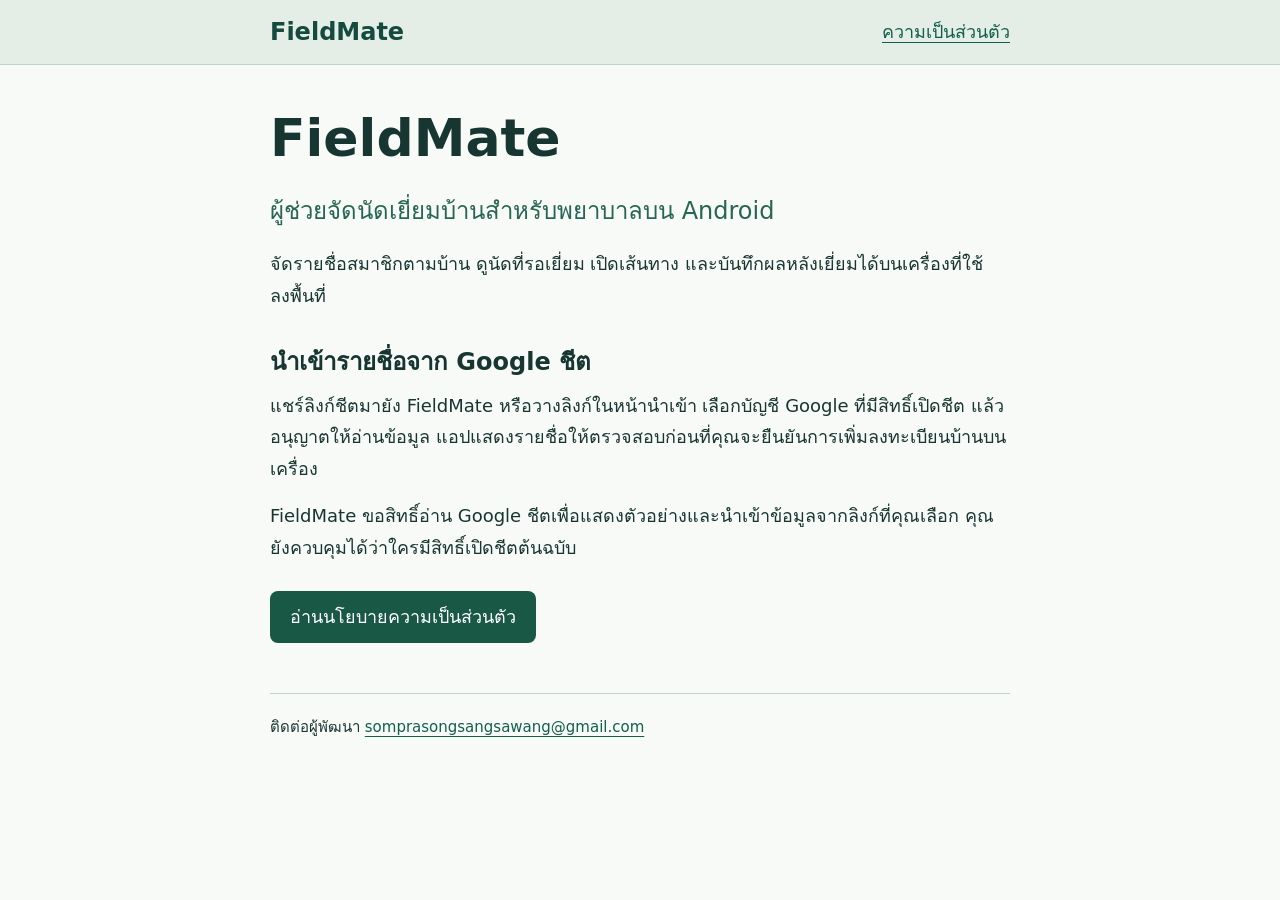
<file: index.html>
<!doctype html><html lang="th"><meta charset="utf-8"><meta name="viewport" content="width=device-width, initial-scale=1"><title>ผู้ช่วยงานเยี่ยมบ้าน · FieldMate</title><link rel="stylesheet" href="style.css"><header><nav><a href="./" lang="en">FieldMate</a><a href="privacy.html">ความเป็นส่วนตัว</a></nav></header><main><h1>FieldMate</h1><p class="lead">ผู้ช่วยจัดนัดเยี่ยมบ้านสำหรับพยาบาลบน Android</p><p>จัดรายชื่อสมาชิกตามบ้าน ดูนัดที่รอเยี่ยม เปิดเส้นทาง และบันทึกผลหลังเยี่ยมได้บนเครื่องที่ใช้ลงพื้นที่</p><h2>นำเข้ารายชื่อจาก Google ชีต</h2><p>แชร์ลิงก์ชีตมายัง FieldMate หรือวางลิงก์ในหน้านำเข้า เลือกบัญชี Google ที่มีสิทธิ์เปิดชีต แล้วอนุญาตให้อ่านข้อมูล แอปแสดงรายชื่อให้ตรวจสอบก่อนที่คุณจะยืนยันการเพิ่มลงทะเบียนบ้านบนเครื่อง</p><p>FieldMate ขอสิทธิ์อ่าน Google ชีตเพื่อแสดงตัวอย่างและนำเข้าข้อมูลจากลิงก์ที่คุณเลือก คุณยังควบคุมได้ว่าใครมีสิทธิ์เปิดชีตต้นฉบับ</p><a class="btn" href="privacy.html">อ่านนโยบายความเป็นส่วนตัว</a></main><footer>ติดต่อผู้พัฒนา <a href="mailto:somprasongsangsawang@gmail.com">somprasongsangsawang@gmail.com</a></footer></html>
</file>
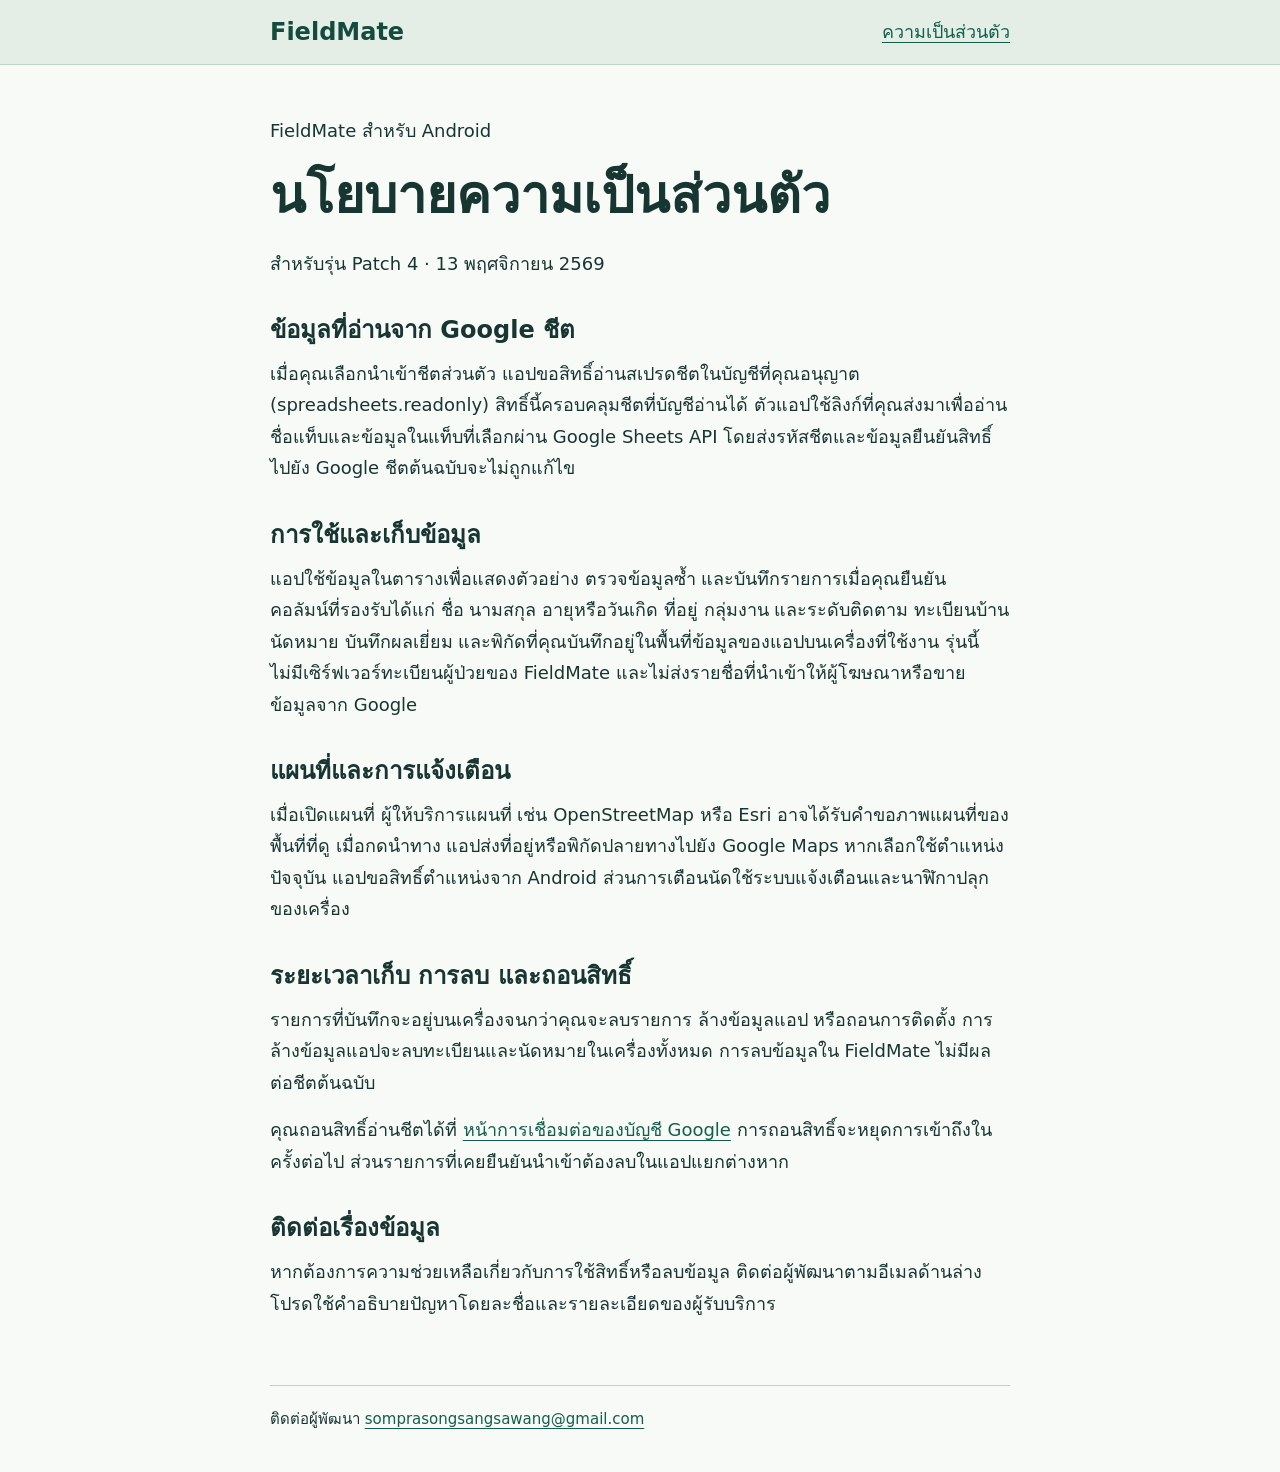
<file: privacy.html>
<!doctype html><html lang="th"><meta charset="utf-8"><meta name="viewport" content="width=device-width, initial-scale=1"><title>นโยบายความเป็นส่วนตัว · FieldMate</title><link rel="stylesheet" href="style.css"><header><nav><a href="./" lang="en">FieldMate</a><a href="privacy.html">ความเป็นส่วนตัว</a></nav></header><main><p>FieldMate สำหรับ Android</p><h1>นโยบายความเป็นส่วนตัว</h1><p>สำหรับรุ่น Patch 4 · 13 พฤศจิกายน 2569</p><h2>ข้อมูลที่อ่านจาก Google ชีต</h2><p>เมื่อคุณเลือกนำเข้าชีตส่วนตัว แอปขอสิทธิ์อ่านสเปรดชีตในบัญชีที่คุณอนุญาต (spreadsheets.readonly) สิทธิ์นี้ครอบคลุมชีตที่บัญชีอ่านได้ ตัวแอปใช้ลิงก์ที่คุณส่งมาเพื่ออ่านชื่อแท็บและข้อมูลในแท็บที่เลือกผ่าน Google Sheets API โดยส่งรหัสชีตและข้อมูลยืนยันสิทธิ์ไปยัง Google ชีตต้นฉบับจะไม่ถูกแก้ไข</p><h2>การใช้และเก็บข้อมูล</h2><p>แอปใช้ข้อมูลในตารางเพื่อแสดงตัวอย่าง ตรวจข้อมูลซ้ำ และบันทึกรายการเมื่อคุณยืนยัน คอลัมน์ที่รองรับได้แก่ ชื่อ นามสกุล อายุหรือวันเกิด ที่อยู่ กลุ่มงาน และระดับติดตาม ทะเบียนบ้าน นัดหมาย บันทึกผลเยี่ยม และพิกัดที่คุณบันทึกอยู่ในพื้นที่ข้อมูลของแอปบนเครื่องที่ใช้งาน รุ่นนี้ไม่มีเซิร์ฟเวอร์ทะเบียนผู้ป่วยของ FieldMate และไม่ส่งรายชื่อที่นำเข้าให้ผู้โฆษณาหรือขายข้อมูลจาก Google</p><h2>แผนที่และการแจ้งเตือน</h2><p>เมื่อเปิดแผนที่ ผู้ให้บริการแผนที่ เช่น OpenStreetMap หรือ Esri อาจได้รับคำขอภาพแผนที่ของพื้นที่ที่ดู เมื่อกดนำทาง แอปส่งที่อยู่หรือพิกัดปลายทางไปยัง Google Maps หากเลือกใช้ตำแหน่งปัจจุบัน แอปขอสิทธิ์ตำแหน่งจาก Android ส่วนการเตือนนัดใช้ระบบแจ้งเตือนและนาฬิกาปลุกของเครื่อง</p><h2>ระยะเวลาเก็บ การลบ และถอนสิทธิ์</h2><p>รายการที่บันทึกจะอยู่บนเครื่องจนกว่าคุณจะลบรายการ ล้างข้อมูลแอป หรือถอนการติดตั้ง การล้างข้อมูลแอปจะลบทะเบียนและนัดหมายในเครื่องทั้งหมด การลบข้อมูลใน FieldMate ไม่มีผลต่อชีตต้นฉบับ</p><p>คุณถอนสิทธิ์อ่านชีตได้ที่ <a href="https://myaccount.google.com/connections">หน้าการเชื่อมต่อของบัญชี Google</a> การถอนสิทธิ์จะหยุดการเข้าถึงในครั้งต่อไป ส่วนรายการที่เคยยืนยันนำเข้าต้องลบในแอปแยกต่างหาก</p><h2>ติดต่อเรื่องข้อมูล</h2><p>หากต้องการความช่วยเหลือเกี่ยวกับการใช้สิทธิ์หรือลบข้อมูล ติดต่อผู้พัฒนาตามอีเมลด้านล่าง โปรดใช้คำอธิบายปัญหาโดยละชื่อและรายละเอียดของผู้รับบริการ</p></main><footer>ติดต่อผู้พัฒนา <a href="mailto:somprasongsangsawang@gmail.com">somprasongsangsawang@gmail.com</a></footer></html>
</file>
<file: style.css>
*{box-sizing:border-box}body{margin:0;background:#f8faf7;color:#173632;font:18px/1.75 system-ui,sans-serif}header{background:#e4eee7;border-bottom:1px solid #bdd4c6}nav,main,footer{width:min(100% - 40px,740px);margin:auto}nav{display:flex;align-items:center;justify-content:space-between;padding:16px 0}nav a:first-child{font:bold 24px system-ui;color:#154a3f;text-decoration:none}main{padding:40px 0 50px}h1{font-size:clamp(32px,7vw,52px);line-height:1.3;margin:0 0 18px}h2{margin:34px 0 8px;font-size:24px;line-height:1.45}p{margin:10px 0 16px}.lead{font-size:24px;color:#276654}a{color:#12604b;text-underline-offset:4px}.btn{display:inline-block;margin-top:12px;padding:10px 20px;background:#185844;color:white;border-radius:8px;text-decoration:none}footer{padding:20px 0 40px;border-top:1px solid #bdd4c6;font-size:15px;overflow-wrap:anywhere}
</file>
